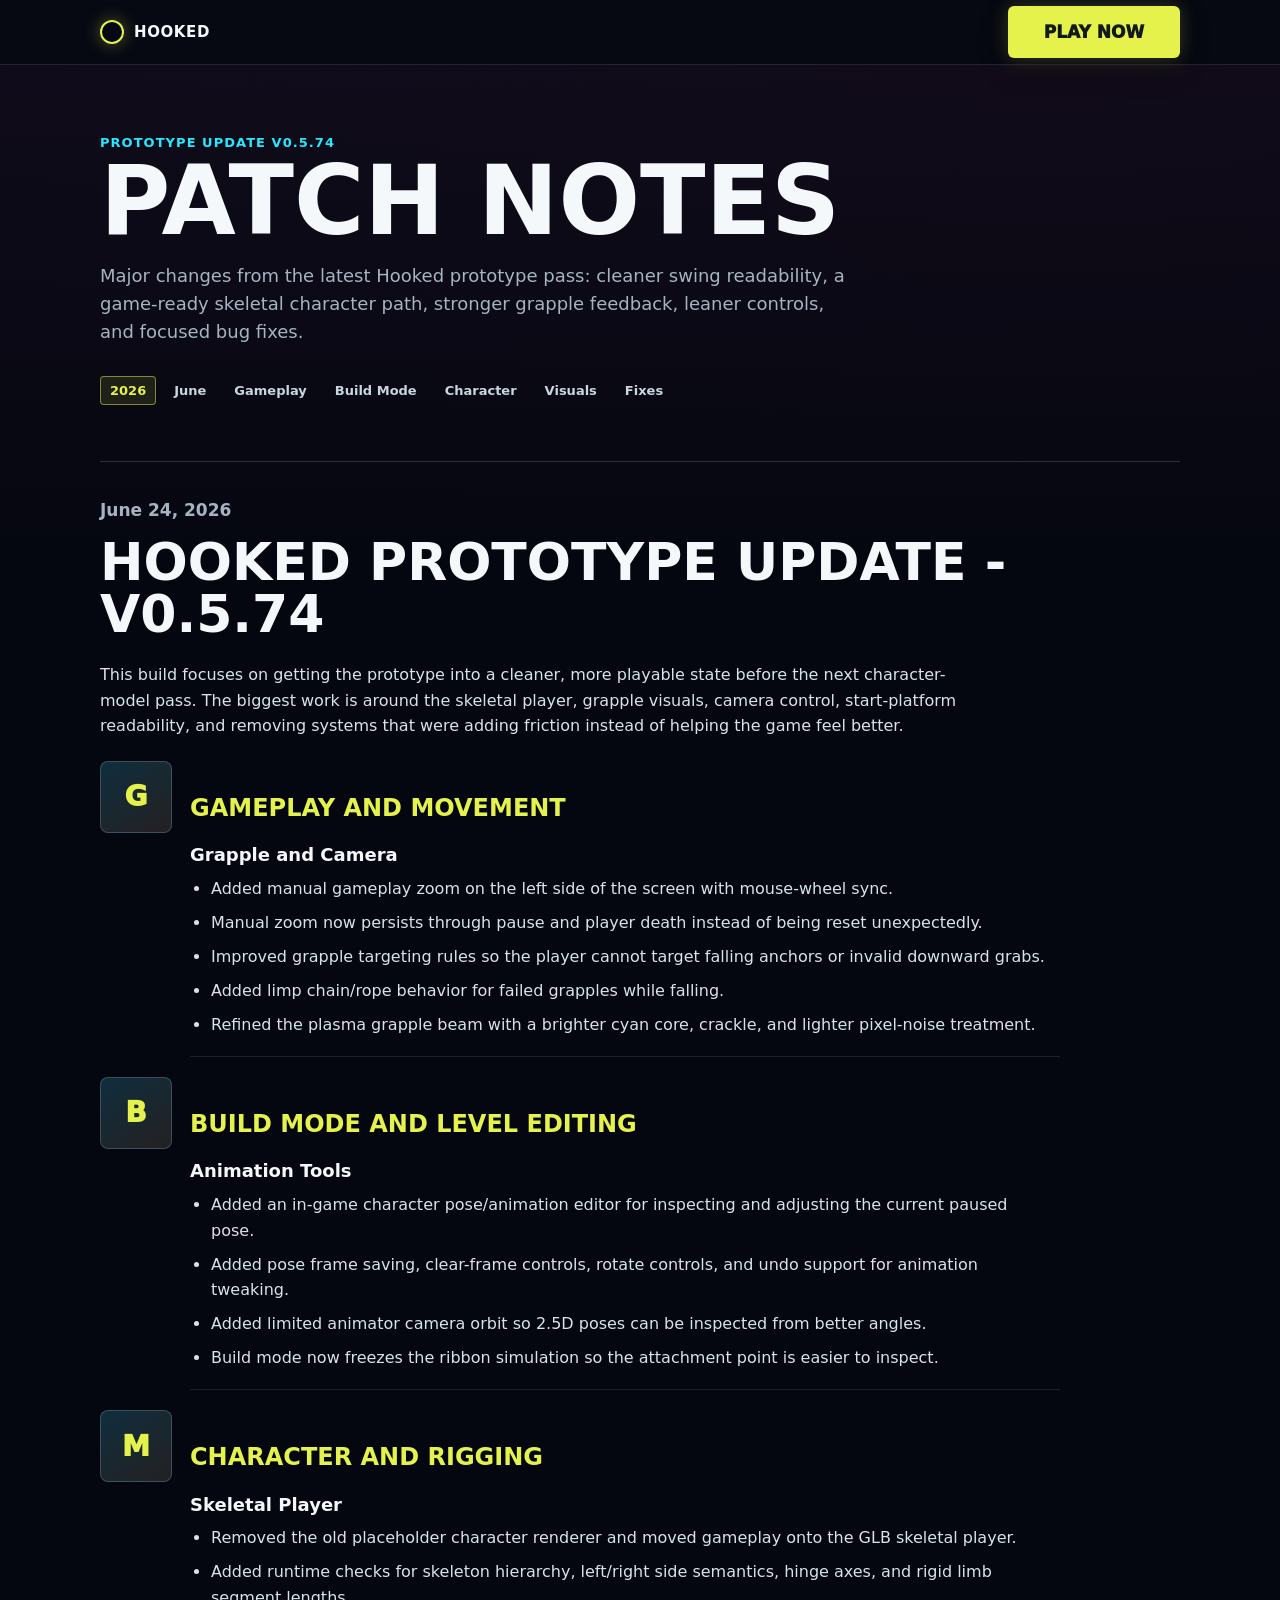
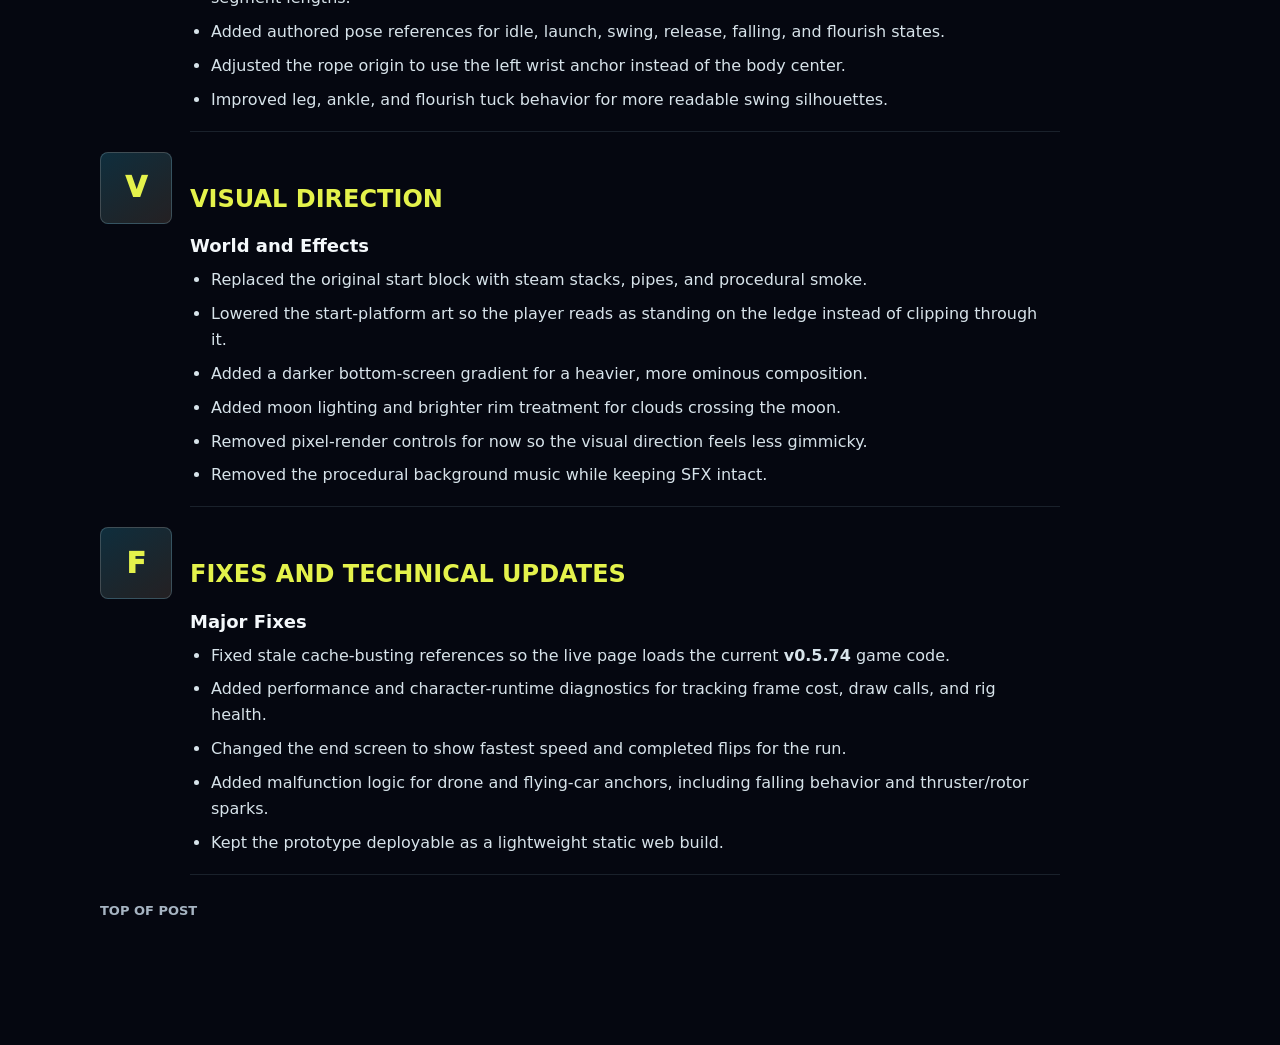
<file: patchnotes.html>
<!doctype html>
<html lang="en">
  <head>
    <meta charset="UTF-8" />
    <meta name="viewport" content="width=device-width, initial-scale=1.0" />
    <title>Hooked - Patch Notes</title>
    <style>
      :root {
        color-scheme: dark;
        font-family:
          Inter, ui-sans-serif, system-ui, -apple-system, BlinkMacSystemFont, "Segoe UI",
          sans-serif;
        --bg: #060913;
        --panel: #0b1220;
        --ink: #f4f8fb;
        --muted: #a6b4c2;
        --line: rgba(180, 221, 235, 0.2);
        --accent: #e4f24b;
        --cyan: #27e7ff;
        --pink: #ff2d8d;
        --orange: #ff9f36;
      }

      * {
        box-sizing: border-box;
      }

      html {
        scroll-behavior: smooth;
      }

      body {
        margin: 0;
        background:
          linear-gradient(180deg, rgba(18, 11, 27, 0.94), rgba(5, 7, 16, 1) 560px),
          radial-gradient(circle at 18% 8%, rgba(39, 231, 255, 0.13), transparent 28%),
          radial-gradient(circle at 82% 2%, rgba(255, 159, 54, 0.16), transparent 28%),
          var(--bg);
        color: var(--ink);
      }

      a {
        color: inherit;
      }

      .site-header {
        position: sticky;
        top: 0;
        z-index: 10;
        border-bottom: 1px solid rgba(180, 221, 235, 0.14);
        background: rgba(5, 9, 18, 0.86);
        backdrop-filter: blur(14px);
      }

      .header-inner,
      .hero,
      .patch-list {
        width: min(1080px, calc(100% - 32px));
        margin: 0 auto;
      }

      .header-inner {
        min-height: 64px;
        display: flex;
        align-items: center;
        justify-content: space-between;
        gap: 16px;
      }

      .brand {
        display: flex;
        align-items: center;
        gap: 10px;
        font-size: 15px;
        font-weight: 900;
        letter-spacing: 0.04em;
        text-transform: uppercase;
      }

      .brand-mark {
        width: 24px;
        height: 24px;
        border: 2px solid var(--accent);
        border-radius: 50%;
        box-shadow: 0 0 18px rgba(228, 242, 75, 0.36);
      }

      .play-link {
        min-width: 172px;
        min-height: 52px;
        display: inline-flex;
        align-items: center;
        justify-content: center;
        padding: 13px 24px;
        border: 1px solid rgba(228, 242, 75, 0.7);
        border-radius: 6px;
        background: var(--accent);
        color: #11191a;
        font-size: 17px;
        font-weight: 950;
        text-decoration: none;
        text-transform: uppercase;
        box-shadow:
          0 0 20px rgba(228, 242, 75, 0.22),
          0 10px 30px rgba(0, 0, 0, 0.28);
      }

      .play-link:hover {
        background: #f2ff68;
      }

      .hero {
        padding: 70px 0 34px;
      }

      .eyebrow {
        margin: 0 0 8px;
        color: var(--cyan);
        font-size: 13px;
        font-weight: 900;
        letter-spacing: 0.08em;
        text-transform: uppercase;
      }

      h1 {
        margin: 0;
        font-size: clamp(48px, 9vw, 96px);
        line-height: 0.9;
        letter-spacing: 0;
        text-transform: uppercase;
      }

      .summary {
        max-width: 760px;
        margin: 18px 0 0;
        color: var(--muted);
        font-size: 18px;
        line-height: 1.55;
      }

      .filters {
        display: flex;
        flex-wrap: wrap;
        gap: 8px;
        margin-top: 30px;
        color: #c9d6df;
        font-size: 13px;
        font-weight: 800;
      }

      .filters span,
      .filters a {
        padding: 6px 9px;
        border: 1px solid transparent;
        border-radius: 4px;
        text-decoration: none;
      }

      .filters .active {
        border-color: rgba(228, 242, 75, 0.5);
        background: rgba(228, 242, 75, 0.1);
        color: var(--accent);
      }

      .patch-list {
        padding: 22px 0 84px;
      }

      .patch-post {
        border-top: 1px solid var(--line);
        padding: 38px 0 42px;
      }

      .date {
        margin: 0 0 16px;
        color: var(--muted);
        font-size: 17px;
        font-weight: 800;
      }

      h2 {
        margin: 0 0 22px;
        font-size: clamp(30px, 5vw, 52px);
        line-height: 1;
        letter-spacing: 0;
        text-transform: uppercase;
      }

      h3 {
        margin: 34px 0 14px;
        color: var(--accent);
        font-size: 24px;
        line-height: 1.15;
        text-transform: uppercase;
      }

      h4 {
        margin: 22px 0 10px;
        color: var(--ink);
        font-size: 18px;
        line-height: 1.2;
      }

      .note {
        max-width: 860px;
        margin: 0 0 22px;
        color: #d8e3e9;
        font-size: 16px;
        line-height: 1.6;
      }

      ul {
        max-width: 860px;
        margin: 0;
        padding-left: 21px;
        color: #d7e3ea;
        font-size: 16px;
        line-height: 1.62;
      }

      li + li {
        margin-top: 8px;
      }

      .category {
        max-width: 960px;
        display: grid;
        grid-template-columns: 72px minmax(0, 1fr);
        gap: 18px;
        margin-top: 20px;
      }

      .category-icon {
        width: 72px;
        height: 72px;
        display: grid;
        place-items: center;
        border: 1px solid rgba(180, 221, 235, 0.22);
        border-radius: 8px;
        background:
          linear-gradient(145deg, rgba(39, 231, 255, 0.13), rgba(255, 159, 54, 0.1)),
          var(--panel);
        color: var(--accent);
        font-size: 28px;
        font-weight: 950;
      }

      .category-body {
        min-width: 0;
        padding-bottom: 18px;
        border-bottom: 1px solid rgba(180, 221, 235, 0.12);
      }

      .top-link {
        display: inline-block;
        margin-top: 28px;
        color: var(--muted);
        font-size: 13px;
        font-weight: 900;
        text-decoration: none;
        text-transform: uppercase;
      }

      .top-link:hover {
        color: var(--accent);
      }

      @media (max-width: 680px) {
        .header-inner,
        .hero,
        .patch-list {
          width: min(100% - 24px, 1080px);
        }

        .header-inner {
          min-height: 58px;
        }

        .brand {
          font-size: 13px;
        }

        .play-link {
          min-width: 128px;
          min-height: 46px;
          padding: 11px 16px;
          font-size: 15px;
        }

        .hero {
          padding-top: 46px;
        }

        .summary {
          font-size: 16px;
        }

        .category {
          grid-template-columns: 1fr;
          gap: 10px;
        }

        .category-icon {
          width: 52px;
          height: 52px;
          font-size: 22px;
        }
      }
    </style>
  </head>
  <body>
    <header class="site-header" id="top">
      <div class="header-inner">
        <div class="brand" aria-label="Hooked">
          <span class="brand-mark" aria-hidden="true"></span>
          <span>Hooked</span>
        </div>
        <a class="play-link" href="./index.html?v=version-0-5-74">Play Now</a>
      </div>
    </header>

    <main>
      <section class="hero">
        <p class="eyebrow">Prototype Update v0.5.74</p>
        <h1>Patch Notes</h1>
        <p class="summary">
          Major changes from the latest Hooked prototype pass: cleaner swing readability, a game-ready
          skeletal character path, stronger grapple feedback, leaner controls, and focused bug fixes.
        </p>
        <nav class="filters" aria-label="Patch note filters">
          <span class="active">2026</span>
          <span>June</span>
          <a href="#gameplay">Gameplay</a>
          <a href="#build">Build Mode</a>
          <a href="#character">Character</a>
          <a href="#visuals">Visuals</a>
          <a href="#fixes">Fixes</a>
        </nav>
      </section>

      <section class="patch-list">
        <article class="patch-post">
          <p class="date">June 24, 2026</p>
          <h2>Hooked Prototype Update - v0.5.74</h2>
          <p class="note">
            This build focuses on getting the prototype into a cleaner, more playable state before
            the next character-model pass. The biggest work is around the skeletal player, grapple
            visuals, camera control, start-platform readability, and removing systems that were adding
            friction instead of helping the game feel better.
          </p>

          <section class="category" id="gameplay">
            <div class="category-icon" aria-hidden="true">G</div>
            <div class="category-body">
              <h3>Gameplay and Movement</h3>
              <h4>Grapple and Camera</h4>
              <ul>
                <li>Added manual gameplay zoom on the left side of the screen with mouse-wheel sync.</li>
                <li>Manual zoom now persists through pause and player death instead of being reset unexpectedly.</li>
                <li>Improved grapple targeting rules so the player cannot target falling anchors or invalid downward grabs.</li>
                <li>Added limp chain/rope behavior for failed grapples while falling.</li>
                <li>Refined the plasma grapple beam with a brighter cyan core, crackle, and lighter pixel-noise treatment.</li>
              </ul>
            </div>
          </section>

          <section class="category" id="build">
            <div class="category-icon" aria-hidden="true">B</div>
            <div class="category-body">
              <h3>Build Mode and Level Editing</h3>
              <h4>Animation Tools</h4>
              <ul>
                <li>Added an in-game character pose/animation editor for inspecting and adjusting the current paused pose.</li>
                <li>Added pose frame saving, clear-frame controls, rotate controls, and undo support for animation tweaking.</li>
                <li>Added limited animator camera orbit so 2.5D poses can be inspected from better angles.</li>
                <li>Build mode now freezes the ribbon simulation so the attachment point is easier to inspect.</li>
              </ul>
            </div>
          </section>

          <section class="category" id="character">
            <div class="category-icon" aria-hidden="true">M</div>
            <div class="category-body">
              <h3>Character and Rigging</h3>
              <h4>Skeletal Player</h4>
              <ul>
                <li>Removed the old placeholder character renderer and moved gameplay onto the GLB skeletal player.</li>
                <li>Added runtime checks for skeleton hierarchy, left/right side semantics, hinge axes, and rigid limb segment lengths.</li>
                <li>Added authored pose references for idle, launch, swing, release, falling, and flourish states.</li>
                <li>Adjusted the rope origin to use the left wrist anchor instead of the body center.</li>
                <li>Improved leg, ankle, and flourish tuck behavior for more readable swing silhouettes.</li>
              </ul>
            </div>
          </section>

          <section class="category" id="visuals">
            <div class="category-icon" aria-hidden="true">V</div>
            <div class="category-body">
              <h3>Visual Direction</h3>
              <h4>World and Effects</h4>
              <ul>
                <li>Replaced the original start block with steam stacks, pipes, and procedural smoke.</li>
                <li>Lowered the start-platform art so the player reads as standing on the ledge instead of clipping through it.</li>
                <li>Added a darker bottom-screen gradient for a heavier, more ominous composition.</li>
                <li>Added moon lighting and brighter rim treatment for clouds crossing the moon.</li>
                <li>Removed pixel-render controls for now so the visual direction feels less gimmicky.</li>
                <li>Removed the procedural background music while keeping SFX intact.</li>
              </ul>
            </div>
          </section>

          <section class="category" id="fixes">
            <div class="category-icon" aria-hidden="true">F</div>
            <div class="category-body">
              <h3>Fixes and Technical Updates</h3>
              <h4>Major Fixes</h4>
              <ul>
                <li>Fixed stale cache-busting references so the live page loads the current <strong>v0.5.74</strong> game code.</li>
                <li>Added performance and character-runtime diagnostics for tracking frame cost, draw calls, and rig health.</li>
                <li>Changed the end screen to show fastest speed and completed flips for the run.</li>
                <li>Added malfunction logic for drone and flying-car anchors, including falling behavior and thruster/rotor sparks.</li>
                <li>Kept the prototype deployable as a lightweight static web build.</li>
              </ul>
            </div>
          </section>

          <a class="top-link" href="#top">Top of post</a>
        </article>
      </section>
    </main>
  </body>
</html>
</file>
